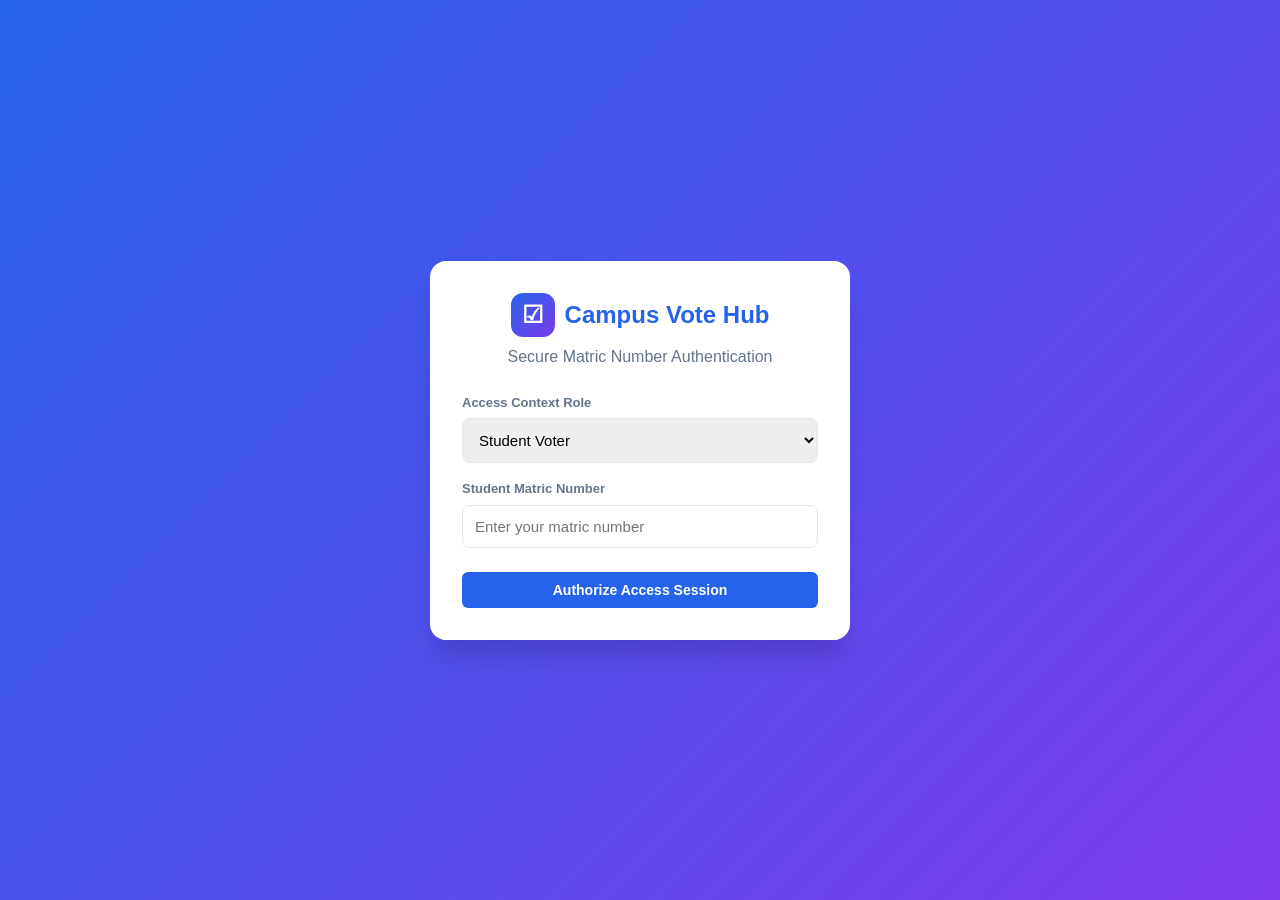
<file: index.html>
<!DOCTYPE html>
<html lang="en">
<head>
  <meta charset="UTF-8" />
  <meta name="viewport" content="width=device-width, initial-scale=1.0" />
  <title>Advanced Student Voting Portal</title>
  <style>
      :root {
      --primary: #2563eb;
      --primary-dark: #1d4ed8;
      --danger: #dc2626;
      --success: #16a34a;
      --accent: #7c3aed;
      --warning: #ca8a04;
      --background: #f8fafc;
      --surface: #ffffff;
      --text: #0f172a;
      --text-muted: #64748b;
      --border: #e2e8f0;
    }

    * {
      box-sizing: border-box;
      margin: 0;
      padding: 0;
      font-family: 'Segoe UI', Tahoma, Geneva, Verdana, sans-serif;
    }

    body {
      background-image: url('background.svg');
      background-size: cover;
      background-position: center;
      background-repeat: no-repeat;
      color: var(--text);
      line-height: 1.5;
    }

    .hidden { display: none !important; }

    .btn {
      padding: 10px 20px;
      border: none;
      border-radius: 6px;
      font-weight: 600;
      cursor: pointer;
      transition: all 0.2s ease;
      font-size: 14px;
    }
    .btn-primary { background: var(--primary); color: white; }
    .btn-primary:hover { background: var(--primary-dark); }
    .btn-danger { background: var(--danger); color: white; }
    .btn-danger:hover { opacity: 0.9; }
    .btn-success { background: var(--success); color: white; }
    .btn-success:hover { opacity: 0.9; }

    .portal-gate {
      min-height: 100vh;
      display: flex;
      align-items: center;
      justify-content: center;
      padding: 20px;
      background: linear-gradient(135deg, var(--primary), var(--accent));
    }

    .auth-card {
      background: var(--surface);
      width: 100%;
      max-width: 420px;
      padding: 32px;
      border-radius: 16px;
      box-shadow: 0 20px 25px -5px rgba(0,0,0,0.15);
    }

    .auth-card h1 {
      display: flex;
      align-items: center;
      justify-content: center;
      gap: 10px;
      font-size: 24px;
      color: var(--primary);
      margin-bottom: 8px;
    }

    .auth-card p {
      text-align: center;
      color: var(--text-muted);
      margin-bottom: 24px;
    }

    .form-group { margin-bottom: 16px; }
    .form-group label {
      display: block;
      font-size: 13px;
      font-weight: 600;
      color: var(--text-muted);
      margin-bottom: 6px;
    }
    .form-group input,
    .form-group select {
      width: 100%;
      padding: 12px;
      border: 1px solid var(--border);
      border-radius: 8px;
      font-size: 15px;
      outline: none;
    }
    .form-group input:focus {
      border-color: var(--primary);
      box-shadow: 0 0 0 3px rgba(37,99,235,0.15);
    }

    header {
      background: var(--surface);
      border-bottom: 1px solid var(--border);
      padding: 16px 32px;
      display: flex;
      justify-content: space-between;
      align-items: center;
    }

    .app-brand {
      display: flex;
      align-items: center;
      gap: 10px;
      font-size: 18px;
    }

    .brand-logo {
      display: inline-flex;
      align-items: center;
      justify-content: center;
      width: 44px;
      height: 44px;
      border-radius: 12px;
      background: linear-gradient(135deg, var(--primary), var(--accent));
      color: white;
    }

    .user-profile {
      display: flex;
      align-items: center;
      gap: 12px;
      font-size: 14px;
    }

    .badge {
      padding: 4px 8px;
      border-radius: 4px;
      font-size: 11px;
      font-weight: 700;
      text-transform: uppercase;
    }
    .badge-student { background: #dbeafe; color: var(--primary); }
    .badge-admin { background: #fee2e2; color: var(--danger); }

    .workspace-container {
      display: grid;
      grid-template-columns: 240px 1fr;
      min-height: calc(100vh - 73px);
    }

    sidebar {
      background: var(--surface);
      border-right: 1px solid var(--border);
      padding: 24px 16px;
    }

    .nav-menu {
      list-style: none;
      display: flex;
      flex-direction: column;
      gap: 8px;
    }

    .nav-item {
      padding: 12px 16px;
      border-radius: 8px;
      cursor: pointer;
      font-weight: 600;
      color: var(--text-muted);
    }
    .nav-item:hover, .nav-item.active {
      background: #f1f5f9;
      color: var(--primary);
    }

    main { padding: 32px; }

    .status-banner {
      padding: 14px 16px;
      border-radius: 8px;
      margin-bottom: 24px;
      font-weight: 600;
    }
    .status-banner.info { background: #eff6ff; color: var(--primary); border: 1px solid #bfdbfe; }
    .status-banner.success { background: #f0fdf4; color: var(--success); border: 1px solid #bbf7d0; }

    .candidate-deck {
      display: grid;
      grid-template-columns: repeat(auto-fit, minmax(280px, 1fr));
      gap: 24px;
    }

    .candidate-card {
      background: var(--surface);
      border: 1px solid var(--border);
      border-radius: 12px;
      padding: 24px;
    }

    .candidate-card h3 { margin-bottom: 4px; }
    .candidate-card .dept { color: var(--text-muted); margin-bottom: 16px; }

    .analytics-grid {
      display: grid;
      grid-template-columns: repeat(auto-fit, minmax(220px, 1fr));
      gap: 24px;
      margin-bottom: 24px;
    }

    .metric-card {
      background: var(--surface);
      border: 1px solid var(--border);
      border-radius: 12px;
      padding: 24px;
    }

    .metric-card h3 { color: var(--text-muted); margin-bottom: 8px; }
    .metric-card .value { font-size: 28px; font-weight: 700; }

    .data-table-container {
      background: var(--surface);
      border: 1px solid var(--border);
      border-radius: 12px;
      overflow: hidden;
      margin-top: 16px;
    }

    table { width: 100%; border-collapse: collapse; }
    th, td { padding: 14px 16px; border-bottom: 1px solid var(--border); text-align: left; }
    th { background: #f8fafc; color: var(--text-muted); text-transform: uppercase; font-size: 12px; }

    @media (max-width: 768px) {
      .workspace-container { grid-template-columns: 1fr; }
      sidebar { display: none; }
      header { padding: 16px 20px; }
      main { padding: 20px; }
    } 
  </style>
</head>
<body>
  <div id="authPortal" class="portal-gate">
    <div class="auth-card">
      <h1>
        <span class="brand-logo" aria-hidden="true">☑</span>
        Campus Vote Hub
      </h1>
      <p>Secure Matric Number Authentication</p>

      <div class="form-group">
        <label>Access Context Role</label>
        <select id="authRole" onchange="handleRoleScopeChange()">
          <option value="student">Student Voter</option>
          <option value="admin">System Administrator</option>
        </select>
      </div>

      <div class="form-group" id="idInputGroup">
        <label for="voterUID">Student Matric Number</label>
        <input id="voterUID" type="text" placeholder="Enter your matric number" />
      </div>

      <div class="form-group hidden" id="passInputGroup">
        <label for="adminKey">Administrator Clearance Key</label>
        <input id="adminKey" type="password" placeholder="Enter admin key" />
      </div>

      <button class="btn btn-primary" style="width:100%; margin-top:8px;" onclick="authenticateIdentity()">Authorize Access Session</button>
    </div>
  </div>

  <div id="appArchitecture" class="hidden">
    <header>
      <div class="app-brand">
        <span class="brand-logo" aria-hidden="true">☑</span>
        <h2>Campus Vote Hub</h2>
      </div>
      <div class="user-profile">
        <span id="roleBadge" class="badge">Role</span>
        <span id="sessionDisplayID" style="font-weight:600;">ID</span>
        <button class="btn btn-danger" style="padding:6px 12px; font-size:12px;" onclick="terminateSession()">Terminate</button>
      </div>
    </header>

    <div class="workspace-container">
      <sidebar>
        <ul class="nav-menu" id="dynamicMenu"></ul>
      </sidebar>

      <main>
        <section id="viewportBallot" class="hidden">
          <div id="ballotStatusBanner" class="status-banner"></div>
          <h2 style="margin-bottom:24px;">Executive Office Presidential Ballot</h2>
          <div class="candidate-deck" id="ballotDeck"></div>
        </section>

        <section id="viewportResults" class="hidden">
          <div id="resultsStatusBanner" class="status-banner info">Election returns are compiled live.</div>
          <h2 style="margin-bottom:8px;">Live Audit Returns</h2>
          <p style="color:var(--text-muted); margin-bottom:24px;">Realtime structural computational breakdown of validated submissions</p>
          <div class="analytics-grid" id="resultsAnalyticsGrid"></div>
        </section>

        <section id="viewportAdminOverview" class="hidden">
          <h2 style="margin-bottom:24px;">Administrative Infrastructure</h2>
          <div class="analytics-grid">
            <div class="metric-card">
              <h3>Total Verified Submissions</h3>
              <div class="value" id="metricTotalVotes">0</div>
            </div>
            <div class="metric-card">
              <h3>Registered Candidates</h3>
              <div class="value" id="metricTotalCandidates">0</div>
            </div>
            <div class="metric-card">
              <h3>Global Returns Status</h3>
              <div class="value" id="metricSystemStatus" style="color:var(--success)">Active</div>
            </div>
          </div>

          <div style="display:flex; justify-content:space-between; align-items:center; margin-top:20px; flex-wrap:wrap; gap:12px;">
            <h3>Candidate Roster Registry</h3>
            <button class="btn btn-primary" onclick="launchCandidateProvisioner()">Provision Candidate</button>
          </div>

          <div class="data-table-container">
            <table>
              <thead>
                <tr>
                  <th>Candidate Name</th>
                  <th>Faculty Domain Assignment</th>
                  <th>Current Tallied Returns</th>
                </tr>
              </thead>
              <tbody id="adminCandidateTableBody"></tbody>
            </table>
          </div>

          <h3 style="margin-top:32px;">Audit Log File System</h3>
          <div class="data-table-container">
            <table>
              <thead>
                <tr>
                  <th>Voter Global ID</th>
                  <th>Compilation Timestamp</th>
                  <th>System Verification Status</th>
                </tr>
              </thead>
              <tbody id="adminVoterLogBody"></tbody>
            </table>
          </div>

          <div style="margin-top:32px; padding:24px; background:#fee2e2; border-radius:12px; border:1px solid #fca5a5;">
            <h4 style="color:var(--danger); margin-bottom:8px;">Emergency Infrastructure Operations</h4>
            <p style="font-size:13px; color:var(--text-muted); margin-bottom:16px;">Purges entire runtime database state arrays from LocalStorage. Action cannot be reversed.</p>
            <button class="btn btn-danger" onclick="purgeInfrastructureDatabase()">Purge Systems Database State</button>
          </div>
        </section>
      </main>
    </div>
  </div>

  <script>
    let candidates = JSON.parse(localStorage.getItem('db_candidates')) || [
      { id: 'cand-1', name: 'Ugbe Timothy', dept: 'Faculty of Computing & AI', votes: 0 },
      { id: 'cand-2', name: 'Jane Smith', dept: 'Faculty of Engineering', votes: 0 },
      { id: 'cand-3', name: 'Michael James', dept: 'Faculty of Arts', votes: 0 }
    ];

    let auditLogs = JSON.parse(localStorage.getItem('db_audit_logs')) || [];
    let sessionState = { activeUser: null, activeRole: null };

    function handleRoleScopeChange() {
      const role = document.getElementById('authRole').value;
      const idInputGroup = document.getElementById('idInputGroup');
      const passInputGroup = document.getElementById('passInputGroup');

      if (!idInputGroup || !passInputGroup) return;
      if (role === 'admin') {
        idInputGroup.classList.add('hidden');
        passInputGroup.classList.remove('hidden');
      } else {
        idInputGroup.classList.remove('hidden');
        passInputGroup.classList.add('hidden');
      }
    }

    function normalizeStudentMatric(input) {
      return input
        .trim()
        .toUpperCase()
        .replace(/^[A-Z]+[-\s]*/, '')
        .replace(/[^A-Z0-9-]/g, '')
        .replace(/^-+|-+$/g, '');
    }

    function authenticateIdentity() {
      const role = document.getElementById('authRole').value;

      if (role === 'admin') {
        const masterKey = document.getElementById('adminKey').value;
        if (masterKey === 'admin123') {
          sessionState.activeUser = 'SYS-ADMIN-01';
          sessionState.activeRole = 'admin';
        } else {
          alert('Security execution exception: Invalid clearance key');
          return;
        }
      } else {
        const uid = normalizeStudentMatric(document.getElementById('voterUID').value);
        if (!uid) {
          alert('Authentication parameter initialization error: Matric number required');
          return;
        }
        sessionState.activeUser = uid;
        sessionState.activeRole = 'student';
      }

      document.getElementById('authPortal').classList.add('hidden');
      document.getElementById('appArchitecture').classList.remove('hidden');
      initializeWorkspaceEnvironment();
    }

    function terminateSession() {
      sessionState = { activeUser: null, activeRole: null };
      document.getElementById('voterUID').value = '';
      document.getElementById('adminKey').value = '';
      document.getElementById('appArchitecture').classList.add('hidden');
      document.getElementById('authPortal').classList.remove('hidden');
    }

    function initializeWorkspaceEnvironment() {
      document.getElementById('sessionDisplayID').textContent = sessionState.activeUser;
      const badge = document.getElementById('roleBadge');
      badge.textContent = sessionState.activeRole;
      badge.className = `badge badge-${sessionState.activeRole}`;

      const menu = document.getElementById('dynamicMenu');
      menu.innerHTML = '';

      if (sessionState.activeRole === 'student') {
        menu.innerHTML += `<li class="nav-item active" onclick="switchViewport('viewportBallot', this)">Ballot Box Interface</li>`;
        menu.innerHTML += `<li class="nav-item" onclick="switchViewport('viewportResults', this)">Live Metric Matrix</li>`;
        switchViewport('viewportBallot', menu.querySelector('.nav-item'));
      } else if (sessionState.activeRole === 'admin') {
        menu.innerHTML += `<li class="nav-item active" onclick="switchViewport('viewportAdminOverview', this)">Admin Control Center</li>`;
        menu.innerHTML += `<li class="nav-item" onclick="switchViewport('viewportResults', this)">Live Metric Matrix</li>`;
        switchViewport('viewportAdminOverview', menu.querySelector('.nav-item'));
      }

      synchronizeStateInterface();
    }

    function switchViewport(targetViewportId, element) {
      document.querySelectorAll('.nav-item').forEach(item => item.classList.remove('active'));
      element.classList.add('active');

      document.getElementById('viewportBallot').classList.add('hidden');
      document.getElementById('viewportResults').classList.add('hidden');
      document.getElementById('viewportAdminOverview').classList.add('hidden');
      document.getElementById(targetViewportId).classList.remove('hidden');
    }

    function commitGlobalState() {
      localStorage.setItem('db_candidates', JSON.stringify(candidates));
      localStorage.setItem('db_audit_logs', JSON.stringify(auditLogs));
      synchronizeStateInterface();
    }

    function synchronizeStateInterface() {
      const hasVoted = auditLogs.some(log => log.voterId === sessionState.activeUser);

      const ballotBanner = document.getElementById('ballotStatusBanner');
      const ballotDeck = document.getElementById('ballotDeck');
      ballotDeck.innerHTML = '';

      if (hasVoted) {
        ballotBanner.className = 'status-banner success';
        ballotBanner.textContent = 'Identity Record Verified: Your secure transaction token has been signed and processed.';
      } else {
        ballotBanner.className = 'status-banner info';
        ballotBanner.textContent = 'Open Portal Status: Select candidate below to commit your final single choice election vote.';
      }

      candidates.forEach(cand => {
        const card = document.createElement('div');
        card.className = 'candidate-card';
        card.innerHTML = `
          <h3>${cand.name}</h3>
          <div class="dept">${cand.dept}</div>
          ${hasVoted ? '' : `<button class="btn btn-success" onclick="castSecureVote('${cand.id}')">Submit Ballot Vote</button>`}
        `;
        ballotDeck.appendChild(card);
      });

      const resultsGrid = document.getElementById('resultsAnalyticsGrid');
      resultsGrid.innerHTML = '';
      candidates.forEach(cand => {
        resultsGrid.innerHTML += `
          <div class="metric-card">
            <h3>${cand.name}</h3>
            <div class="value">${cand.votes} <span style="font-size:14px; color:var(--text-muted)">votes</span></div>
          </div>
        `;
      });

      document.getElementById('metricTotalVotes').textContent = auditLogs.length;
      document.getElementById('metricTotalCandidates').textContent = candidates.length;

      const adminTableBody = document.getElementById('adminCandidateTableBody');
      adminTableBody.innerHTML = '';
      candidates.forEach(cand => {
        adminTableBody.innerHTML += `
          <tr>
            <td><strong>${cand.name}</strong></td>
            <td>${cand.dept}</td>
            <td><span class="badge badge-student" style="font-size:13px">${cand.votes}</span></td>
          </tr>
        `;
      });

      const adminLogBody = document.getElementById('adminVoterLogBody');
      adminLogBody.innerHTML = '';
      auditLogs.slice().reverse().forEach(log => {
        adminLogBody.innerHTML += `
          <tr>
            <td><code>${log.voterId}</code></td>
            <td>${log.timestamp}</td>
            <td><span style="color:var(--success); font-weight:600;">✓ Verified</span></td>
          </tr>
        `;
      });
    }

    function castSecureVote(candidateUUID) {
      const hasVoted = auditLogs.some(log => log.voterId === sessionState.activeUser);
      if (hasVoted) {
        alert('Transaction Exception: Double-spending identity tokens prohibited.');
        return;
      }

      const target = candidates.find(c => c.id === candidateUUID);
      if (target) {
        target.votes++;
        auditLogs.push({
          voterId: sessionState.activeUser,
          timestamp: new Date().toLocaleString(),
          targetPool: candidateUUID
        });

        commitGlobalState();
        alert('Success: Secure transaction processed and committed to audit log arrays.');

        const resultsTab = document.querySelectorAll('.nav-item')[1];
        switchViewport('viewportResults', resultsTab);
      }
    }

    function launchCandidateProvisioner() {
      const name = prompt('Enter Candidate Full Legal Name:');
      if (!name) return;
      const dept = prompt('Enter Academic Domain/Faculty Assignment:');
      if (!dept) return;

      const newId = `cand-${Date.now()}`;
      candidates.push({ id: newId, name, dept, votes: 0 });
      commitGlobalState();
    }

    function purgeInfrastructureDatabase() {
      if (confirm('System Alert: You are initializing a full systems payload purge. Proceed?')) {
        localStorage.removeItem('db_candidates');
        localStorage.removeItem('db_audit_logs');
        location.reload();
      }
    }
  </script>
</body>
</html>
</file>
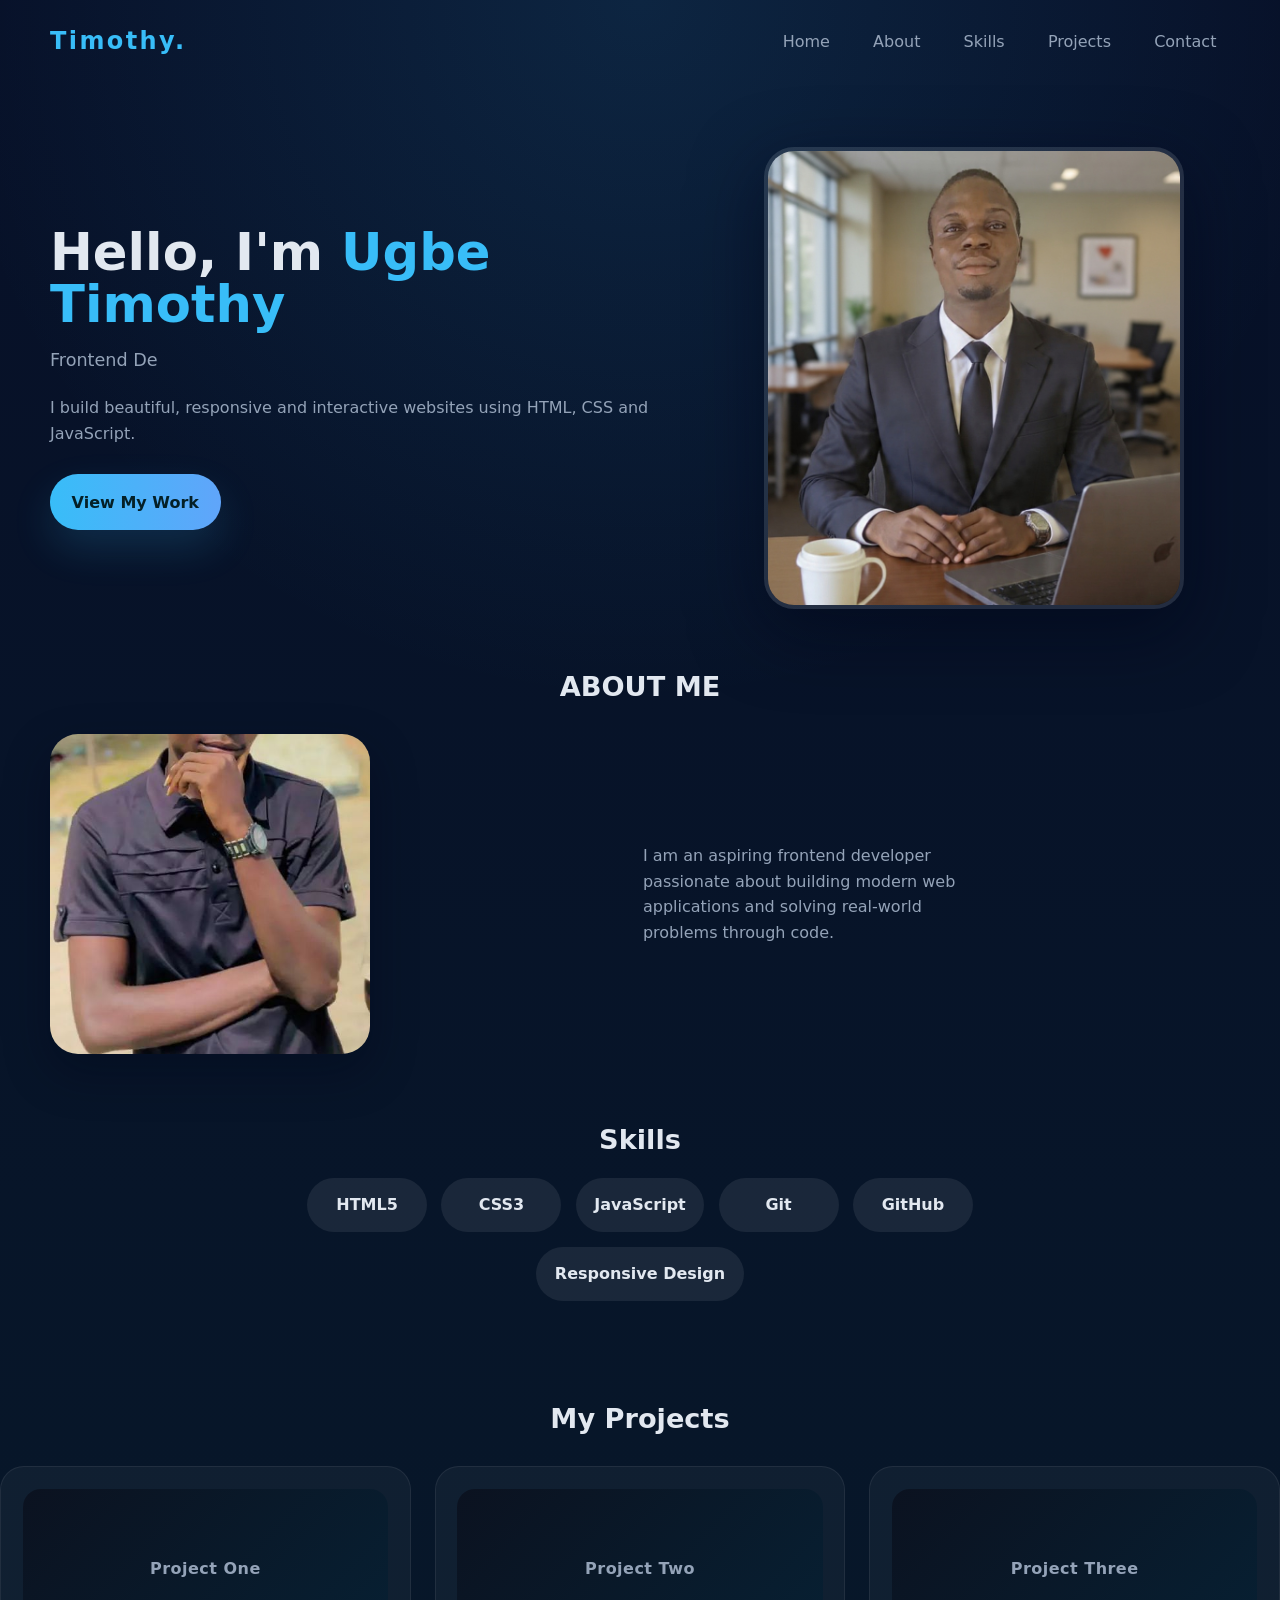
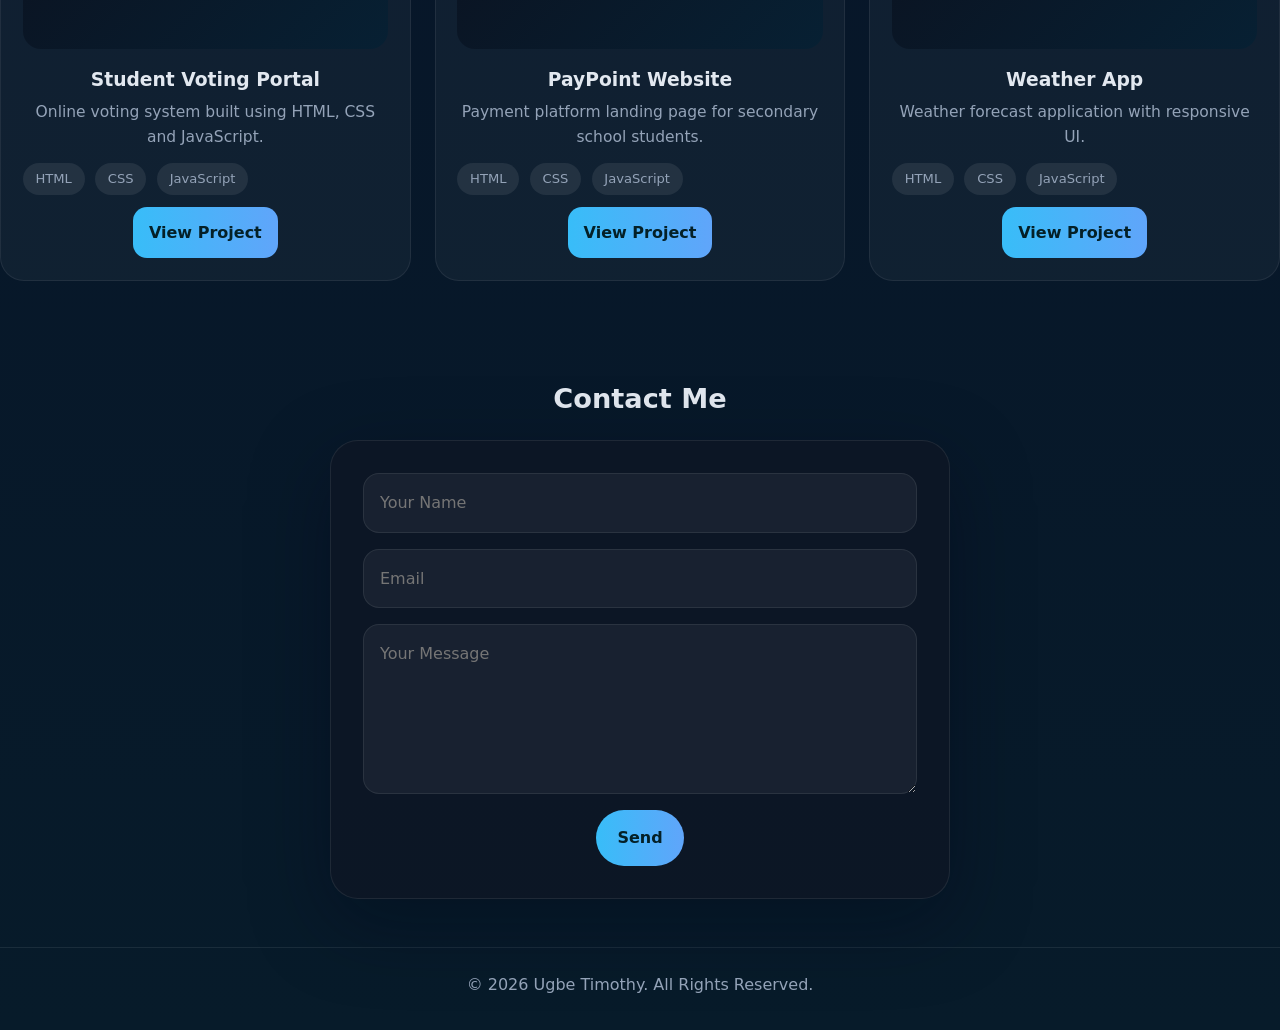
<file: my-portfolio/index.html>
<!DOCTYPE html>
<html lang="en">
<head>
    <meta charset="UTF-8">
    <meta name="viewport" content="width=device-width, initial-scale=1.0">
    <title>Ugbe Timothy | Developer Portfolio</title>

    <link rel="stylesheet" href="style.css">

</head>

<body>

<header>

<nav class="navbar">

<h2 class="logo">Timothy.</h2>

<ul class="nav-links">
<li><a href="#home">Home</a></li>
<li><a href="#about">About</a></li>
<li><a href="#skills">Skills</a></li>
<li><a href="#projects">Projects</a></li>
<li><a href="#contact">Contact</a></li>
</ul>

</nav>

</header>

<!-- Hero -->

<section class="hero" id="home">

<div class="hero-text">

<h1>Hello, I'm <span>Ugbe Timothy</span></h1>

<h3>Frontend Web Developer</h3>

<p>
I build beautiful, responsive and interactive websites using HTML, CSS and JavaScript.
</p>

<a href="#projects" class="btn">View My Work</a>

</div>

<div class="hero-image">
    <div class="image-frame">
        <img src="img/IMG-20260911-WA3342.jpg" alt="Profile image of Ugbe Timothy">
    </div>
</div>

</section>

<!-- About -->

<section id="about" class="about">

<h2>ABOUT ME</h2>

<div class="about-grid">
    <div class="about-image-wrap">
        <img src="img/profile.jpeg" alt="Profile photo of Timothy">
    </div>

    <div class="about-content">
        <p>
            I am an aspiring frontend developer passionate about building modern web applications and solving real-world problems through code.
        </p>
    </div>
</div>
</section>

<!-- Skills -->

<section id="skills">

<h2>Skills</h2>

<div class="skill-box">

<div>HTML5</div>

<div>CSS3</div>

<div>JavaScript</div>

<div>Git</div>

<div>GitHub</div>

<div>Responsive Design</div>

</div>

</section>

<!-- Projects -->

<section class="projects" id="projects">

<h2 class="section-title">My Projects</h2>

<div class="projects-grid">

<div class="card">
    <div class="project-image">Project One</div>
    <div class="project-info">
        <h3>Student Voting Portal</h3>
        <p>Online voting system built using HTML, CSS and JavaScript.</p>
        <div class="project-tags">
            <span class="project-tag">HTML</span>
            <span class="project-tag">CSS</span>
            <span class="project-tag">JavaScript</span>
        </div>
        <button>View Project</button>
    </div>
</div>

<div class="card">
    <div class="project-image">Project Two</div>
    <div class="project-info">
        <h3>PayPoint Website</h3>
        <p>Payment platform landing page for secondary school students.</p>
        <div class="project-tags">
            <span class="project-tag">HTML</span>
            <span class="project-tag">CSS</span>
            <span class="project-tag">JavaScript</span>
        </div>
        <button>View Project</button>
    </div>
</div>

<div class="card">
    <div class="project-image">Project Three</div>
    <div class="project-info">
        <h3>Weather App</h3>
        <p>Weather forecast application with responsive UI.</p>
        <div class="project-tags">
            <span class="project-tag">HTML</span>
            <span class="project-tag">CSS</span>
            <span class="project-tag">JavaScript</span>
        </div>
        <button>View Project</button>
    </div>
</div>

</div>

</section>

<!-- Contact -->

<section id="contact">


<h2>Contact Me</h2>

<form class="contact-form">

<input type="text" placeholder="Your Name" required>

<input type="email" placeholder="Email" required>

<textarea placeholder="Your Message" required></textarea>

<button>Send</button>

</form>

</section>

<footer>

<p>© 2026 Ugbe Timothy. All Rights Reserved.</p>

</footer>

<script src="script.js"></script>

</body>
</html>
</file>
<file: my-portfolio/style.css>
:root {
    --bg: #0f1724;
    --surface: rgba(15, 23, 36, 0.84);
    --surface-strong: rgba(15, 23, 36, 0.96);
    --muted: #94a3b8;
    --accent: #38bdf8;
    --accent-alt: #60a5fa;
    --glass: rgba(255, 255, 255, 0.08);
    --radius: 22px;
    --max-width: 1180px;
    --gap: 1.75rem;
    --txt: #e2e8f0;
}

* {
    margin: 0;
    padding: 0;
    box-sizing: border-box;
}

html {
    scroll-behavior: smooth;
}

body {
    min-height: 100vh;
    font-family: Inter, ui-sans-serif, system-ui, -apple-system, "Segoe UI", Roboto, "Helvetica Neue", Arial, sans-serif;
    background: radial-gradient(circle at top, rgba(56, 189, 248, 0.12), transparent 26%), linear-gradient(180deg, #071028 0%, #071b2a 100%);
    color: var(--txt);
    line-height: 1.6;
    -webkit-font-smoothing: antialiased;
    -moz-osx-font-smoothing: grayscale;
}

img {
    max-width: 100%;
    display: block;
}

a {
    color: inherit;
}

button,
input,
textarea {
    font: inherit;
}

.container {
    width: min(94%, var(--max-width));
    margin: 0 auto;
}

header {
    position: relative;
    z-index: 10;
}

.navbar {
    display: flex;
    align-items: center;
    justify-content: space-between;
    gap: 1rem;
    padding: 1.4rem 0;
    width: min(94%, var(--max-width));
    margin: 0 auto;
}

.logo {
    font-size: 1.5rem;
    font-weight: 800;
    letter-spacing: 0.1em;
    color: #38bdf8;
}

.nav-links {
    list-style: none;
    display: flex;
    flex-wrap: wrap;
    gap: 1rem;
    justify-content: center;
}

.nav-links a {
    color: var(--muted);
    text-decoration: none;
    padding: 0.55rem 0.85rem;
    border-radius: 999px;
    transition: background 0.2s ease, color 0.2s ease;
}

.nav-links a:hover,
.nav-links a:focus-visible {
    color: var(--txt);
    background: rgba(255, 255, 255, 0.08);
}

.hero {
    display: grid;
    grid-template-columns: 1.1fr 0.9fr;
    align-items: center;
    gap: 2.5rem;
    padding: 4rem 0 2.5rem;
    width: min(94%, var(--max-width));
    margin: 0 auto;
}

.hero-text {
    max-width: 680px;
}

.hero h1 {
    font-size: clamp(2.6rem, 4vw, 4.3rem);
    line-height: 1.02;
    margin-bottom: 1rem;
}

.hero h1 span {
    color: var(--accent);
}

.hero h3 {
    color: var(--muted);
    font-weight: 500;
    margin-bottom: 1.3rem;
    font-size: 1.1rem;
}

.hero p {
    max-width: 62ch;
    color: var(--muted);
    margin-bottom: 1.75rem;
    font-size: 1rem;
    text-align: left;
}

.btn {
    display: inline-flex;
    align-items: center;
    justify-content: center;
    gap: 0.4rem;
    background: linear-gradient(90deg, var(--accent), var(--accent-alt));
    color: #042027;
    padding: 0.95rem 1.35rem;
    border-radius: 999px;
    text-decoration: none;
    font-weight: 700;
    box-shadow: 0 18px 40px rgba(56, 189, 248, 0.16);
    transition: transform 0.18s ease, box-shadow 0.18s ease;
}

.btn:hover {
    transform: scale(1.02);
    box-shadow: 0 20px 38px rgba(56, 189, 248, 0.18);
}

.hero-image {
    display: flex;
    justify-content: center;
}

.image-frame {
    width: min(100%, 420px);
    aspect-ratio: 1 / 1.1;
    border-radius: 30px;
    overflow: hidden;
    background: rgba(255, 255, 255, 0.04);
    border: 4px solid rgba(255, 255, 255, 0.08);
    box-shadow: 0 22px 70px rgba(2, 6, 23, 0.55);
}

.hero-image img {
    width: 100%;
    height: 100%;
    object-fit: cover;
    display: block;
}

section {
    padding: 3rem 0;
}

section h2 {
    font-size: 1.7rem;
    margin-bottom: 1rem;
}

#about {
    width: min(94%, var(--max-width));
    margin: 0 auto;
    padding: 1rem 0;
}

.about-grid {
    display: grid;
    grid-template-columns: minmax(220px, 320px) minmax(0, 1fr);
    align-items: center;
    gap: 2rem;
    text-align: left;
}

#about h2 {
    text-align: center;
    margin-bottom: 1.6rem;
}

.about-image-wrap {
    display: flex;
    justify-content: center;
    align-items: center;
}

#about img {
    width: min(100%, 320px);
    aspect-ratio: 1 / 1;
    object-fit: cover;
    border-radius: 28px;
    box-shadow: 0 18px 45px rgba(2, 6, 23, 0.35);
}

.about-content {
    display: flex;
    align-items: center;
    justify-content: center;
}

#about p {
    color: var(--muted);
    max-width: 34ch;
    margin: 0;
    font-size: 1rem;
}

#skills {
    display: grid;
    place-items: center;
    text-align: center;
}

#skills .skill-box {
    display: flex;
    flex-wrap: wrap;
    justify-content: center;
    gap: 0.9rem;
    max-width: 760px;
    margin: 0 auto;
}

#skills .skill-box > div {
    background: rgba(255, 255, 255, 0.08);
    padding: 0.9rem 1.15rem;
    border-radius: 999px;
    color: var(--txt);
    font-weight: 600;
    min-width: 120px;
    text-align: center;
    transition: transform 0.18s ease, background 0.2s ease, color 0.2s ease;
}

#skills .skill-box > div:hover {
    transform: translateY(-3px);
    background: rgba(56, 189, 248, 0.14);
    color: #f8fdff;
}

.projects {
    text-align: center;
}

.projects .section-title {
    max-width: 32rem;
    margin: 0 auto 1.6rem;
    color: var(--txt);
}

.projects-grid {
    display: grid;
    gap: 1.5rem;
    grid-template-columns: repeat(3, minmax(0, 1fr));
}

.card {
    background: rgba(255, 255, 255, 0.04);
    padding: 1.35rem;
    border-radius: 24px;
    border: 1px solid rgba(255, 255, 255, 0.07);
    display: flex;
    flex-direction: column;
    gap: 1rem;
    min-height: 320px;
    transition: transform 0.22s ease, box-shadow 0.22s ease, border-color 0.22s ease;
}

.card:hover {
    transform: translateY(-6px);
    box-shadow: 0 26px 60px rgba(56, 189, 248, 0.18);
    border-color: rgba(56, 189, 248, 0.16);
}

.project-image {
    background: linear-gradient(135deg, #0b1220 0%, #072033 100%);
    border-radius: 18px;
    height: 160px;
    display: flex;
    align-items: center;
    justify-content: center;
    color: var(--muted);
    font-weight: 700;
    letter-spacing: 0.03em;
}

.project-info h3 {
    margin-bottom: 0.35rem;
}

.project-info p {
    color: var(--muted);
    font-size: 0.97rem;
    margin-bottom: 0.8rem;
}

.project-tags {
    display: flex;
    gap: 0.65rem;
    flex-wrap: wrap;
    margin-bottom: 0.75rem;
}

.project-tag {
    background: rgba(255, 255, 255, 0.08);
    padding: 0.35rem 0.8rem;
    border-radius: 999px;
    font-size: 0.82rem;
    color: var(--muted);
}

.card button {
    margin-top: auto;
    padding: 0.8rem 1rem;
    border-radius: 14px;
    border: 0;
    background: linear-gradient(90deg, var(--accent), var(--accent-alt));
    color: #042027;
    font-weight: 700;
    cursor: pointer;
    transition: transform 0.2s ease, box-shadow 0.2s ease;
}

.card button:hover {
    transform: translateY(-2px);
    box-shadow: 0 16px 30px rgba(56, 189, 248, 0.18);
}

#contact {
    display: grid;
    place-items: center;
    text-align: center;
    
}

#contact h2 {
    margin-bottom: 1.25rem;
}

#contact form {
    width: min(100%, 620px);
    display: grid;
    gap: 1rem;
    padding: 2rem;
    border-radius: 28px;
    background: rgba(15, 23, 36, 0.78);
    border: 1px solid rgba(255, 255, 255, 0.08);
    box-shadow: 0 24px 80px rgba(2, 6, 23, 0.35);
}

#contact input,
#contact textarea {
    width: 100%;
    background: rgba(255, 255, 255, 0.05);
    border: 1px solid rgba(255, 255, 255, 0.08);
    padding: 1rem 1rem;
    border-radius: 16px;
    color: var(--txt);
    outline: none;
    transition: border-color 0.2s ease, box-shadow 0.2s ease;
}

#contact input:focus,
#contact textarea:focus {
    border-color: rgba(56, 189, 248, 0.9);
    box-shadow: 0 0 0 4px rgba(56, 189, 248, 0.12);
}

#contact textarea {
    min-height: 170px;
    resize: vertical;
}

#contact button {
    justify-self: center;
    width: auto;
    padding: 0.95rem 1.35rem;
    border-radius: 999px;
    border: none;
    background: linear-gradient(90deg, var(--accent), var(--accent-alt));
    color: #042027;
    font-weight: 700;
    cursor: pointer;
    transition: transform 0.2s ease;
}

#contact button:hover {
    transform: translateY(-2px);
}
#contact :hover{
    transform: translateY(-2px);
    box-shadow: 0 16px 30px rgba(56, 189, 248, 0.18);
}

footer {
    padding: 1.5rem 0 2rem;
    color: var(--muted);
    text-align: center;
    border-top: 1px solid rgba(255, 255, 255, 0.08);
}

@media (max-width: 980px) {
    .hero {
        grid-template-columns: 1fr;
        text-align: center;
    }

    .hero-text {
        margin: 0 auto;
        max-width: 620px;
    }

    .hero p {
        text-align: center;
    }

    .hero-image {
        order: -1;
    }

    .about-grid {
        grid-template-columns: 1fr;
        text-align: center;
    }

    #about p {
        max-width: 100%;
    }

    .projects-grid {
        grid-template-columns: repeat(2, minmax(0, 1fr));
    }
}

@media (max-width: 720px) {
    .navbar {
        flex-direction: column;
        align-items: center;
        gap: 1rem;
        text-align: center;
    }

    .nav-links {
        justify-content: center;
        gap: 0.65rem;
    }

    .hero {
        padding-top: 2.5rem;
    }

    .hero h1 {
        font-size: 2.3rem;
    }

    .image-frame {
        width: min(80vw, 300px);
    }

    section {
        padding: 2rem 0;
    }

    .projects-grid {
        grid-template-columns: 1fr;
    }

    #contact form {
        padding: 1.25rem;
    }
}

@media (prefers-reduced-motion: reduce) {
    * {
        scroll-behavior: auto;
    }

    .btn,
    .card button,
    .nav-links a {
        transition: none !important;
    }
}
</file>
